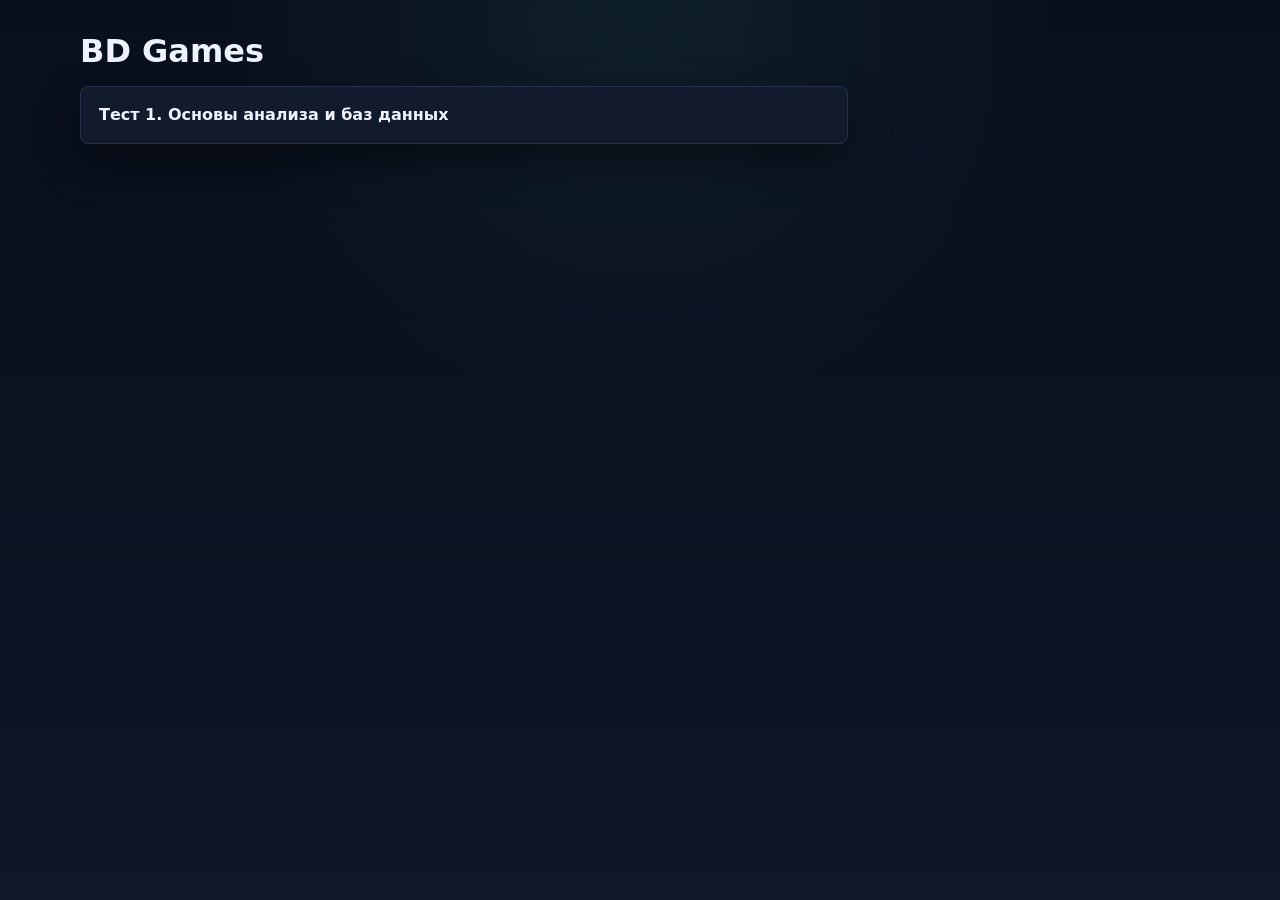
<file: index.html>
<!doctype html>
<html lang="ru">
<head>
  <meta charset="utf-8">
  <meta name="viewport" content="width=device-width, initial-scale=1">
  <title>BD Games</title>
  <meta name="description" content="Тесты по анализу и базам данных">
  <link rel="icon" href="assets/favicon.svg" type="image/svg+xml">
  <link rel="icon" href="assets/icon-192.png" type="image/png" sizes="192x192">
  <link rel="apple-touch-icon" href="assets/icon-192.png">
  <meta name="theme-color" content="#0f172a">
  <meta property="og:title" content="BD Games">
  <meta property="og:description" content="Тесты по анализу и базам данных">
  <meta property="og:type" content="website">
  <meta property="og:url" content="https://kostgame.github.io/BD-games/">
  <meta property="og:image" content="https://kostgame.github.io/BD-games/assets/og-image.png">
  <meta property="og:image:width" content="1200">
  <meta property="og:image:height" content="630">
  <meta property="og:image:alt" content="BD Games">
  <meta name="twitter:card" content="summary_large_image">
  <meta name="twitter:title" content="BD Games">
  <meta name="twitter:description" content="Тесты по анализу и базам данных">
  <meta name="twitter:image" content="https://kostgame.github.io/BD-games/assets/og-image.png">
  <link rel="stylesheet" href="styles.css">
</head>
<body>
  <div class="page page--home">
    <main class="site-shell home-shell">
      <header class="home-header">
        <h1>BD Games</h1>
      </header>

      <nav aria-label="Тесты">
        <ul class="home-tests">
          <li class="home-tests__item">
            <a class="home-tests__link" href="tests/db-basics.html">Тест 1. Основы анализа и баз данных</a>
          </li>
        </ul>
      </nav>
    </main>
  </div>
</body>
</html>
</file>
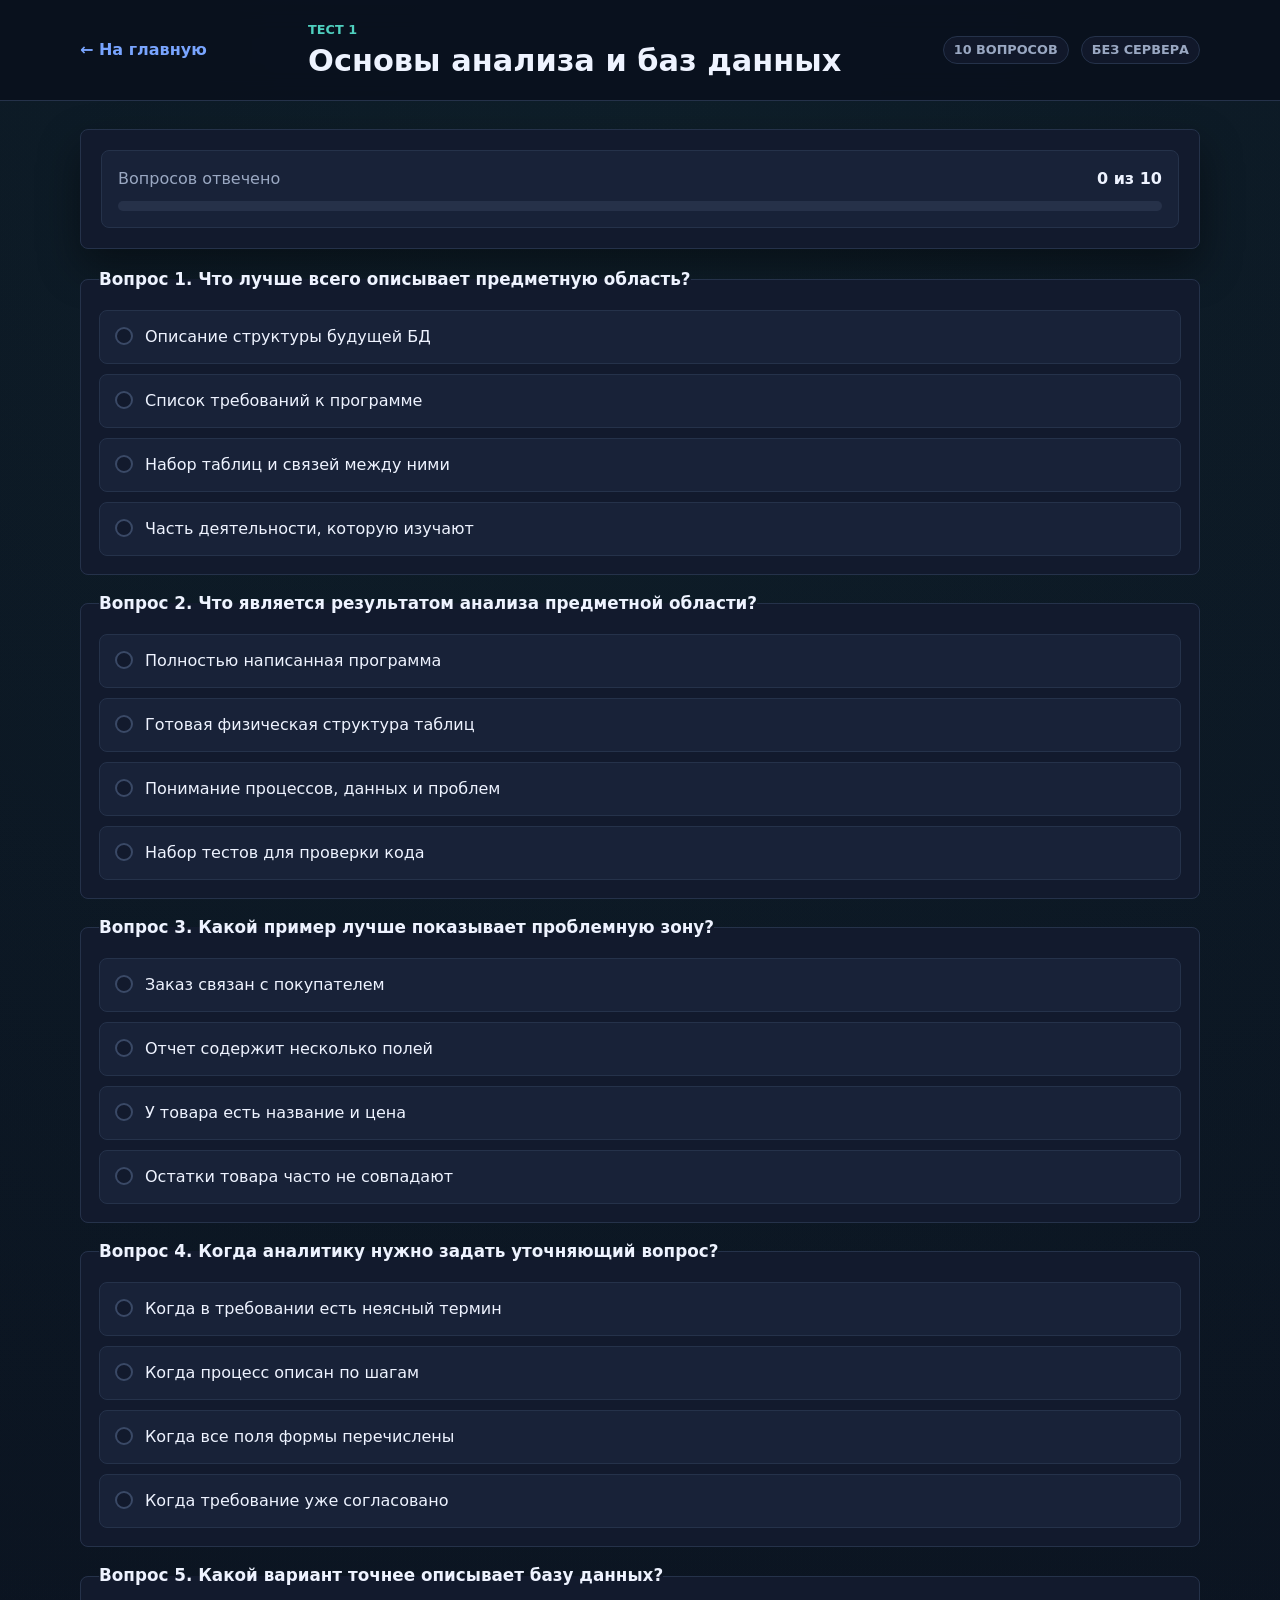
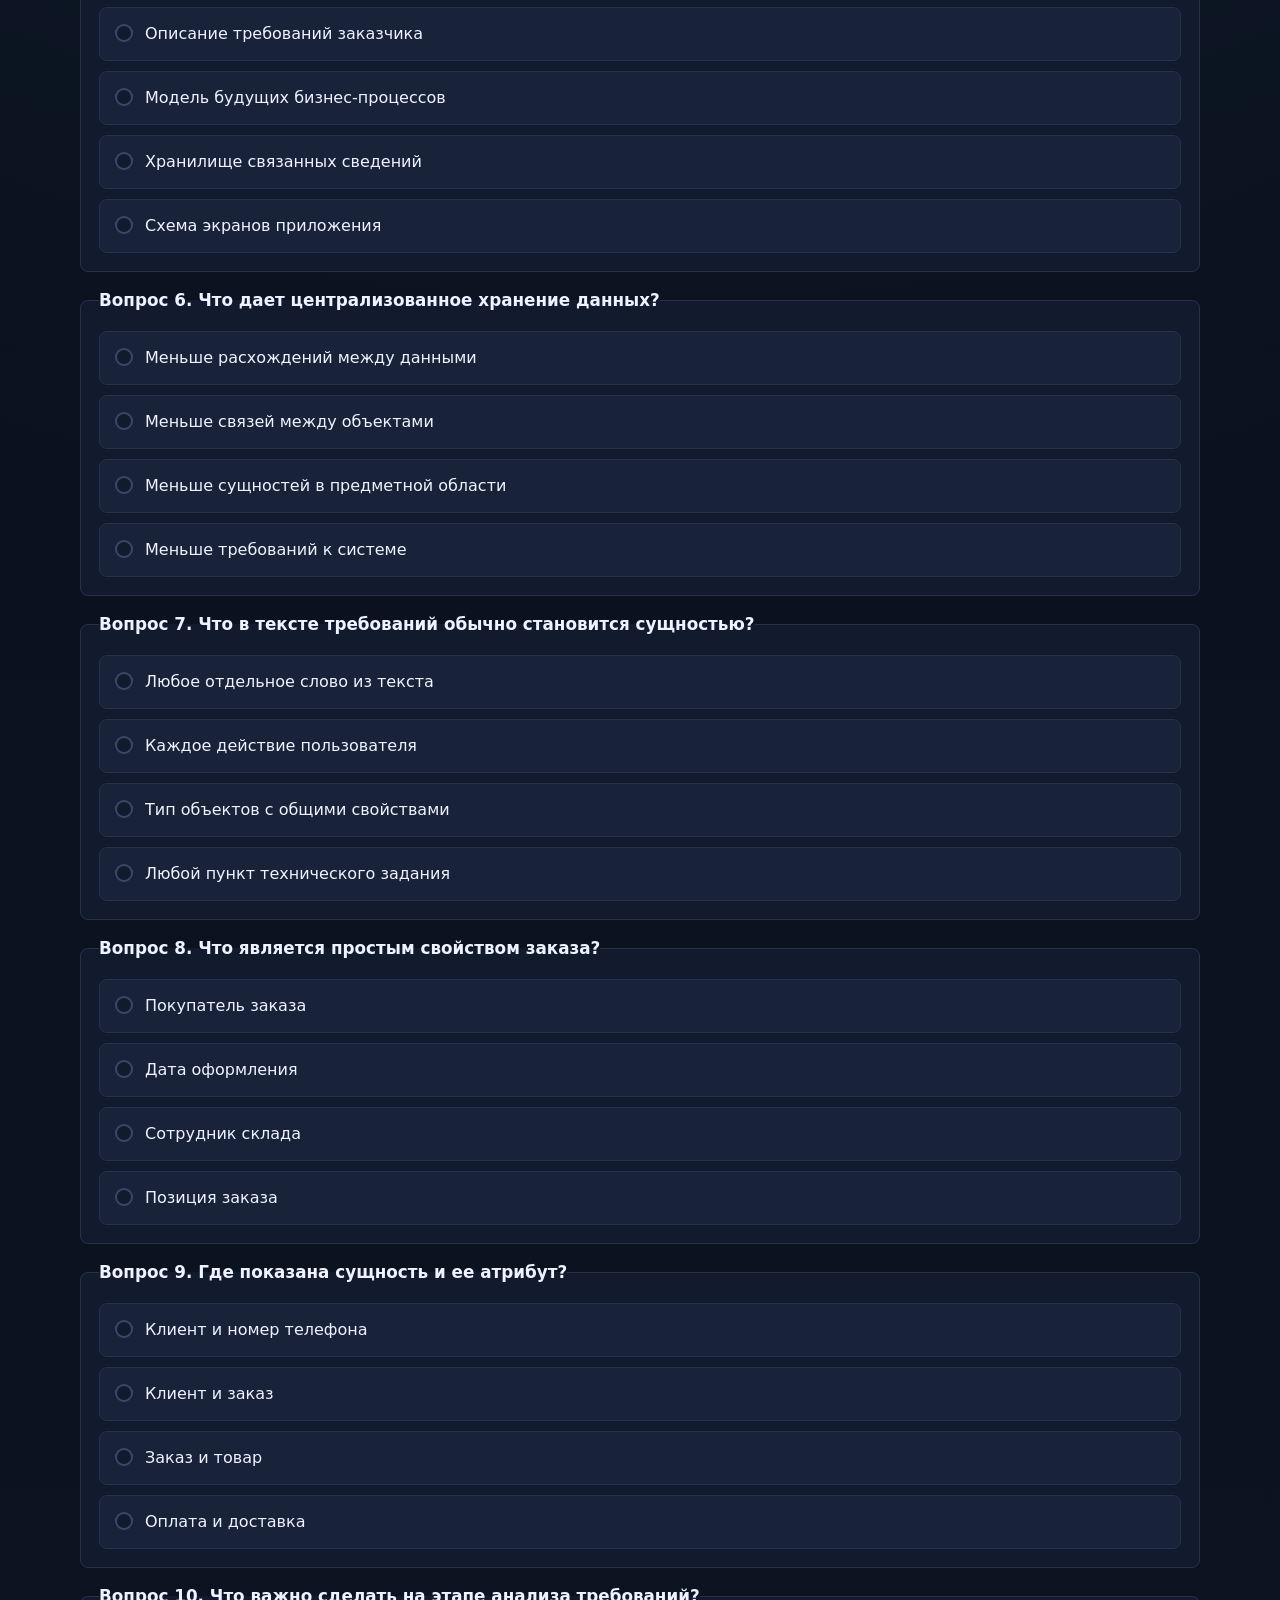
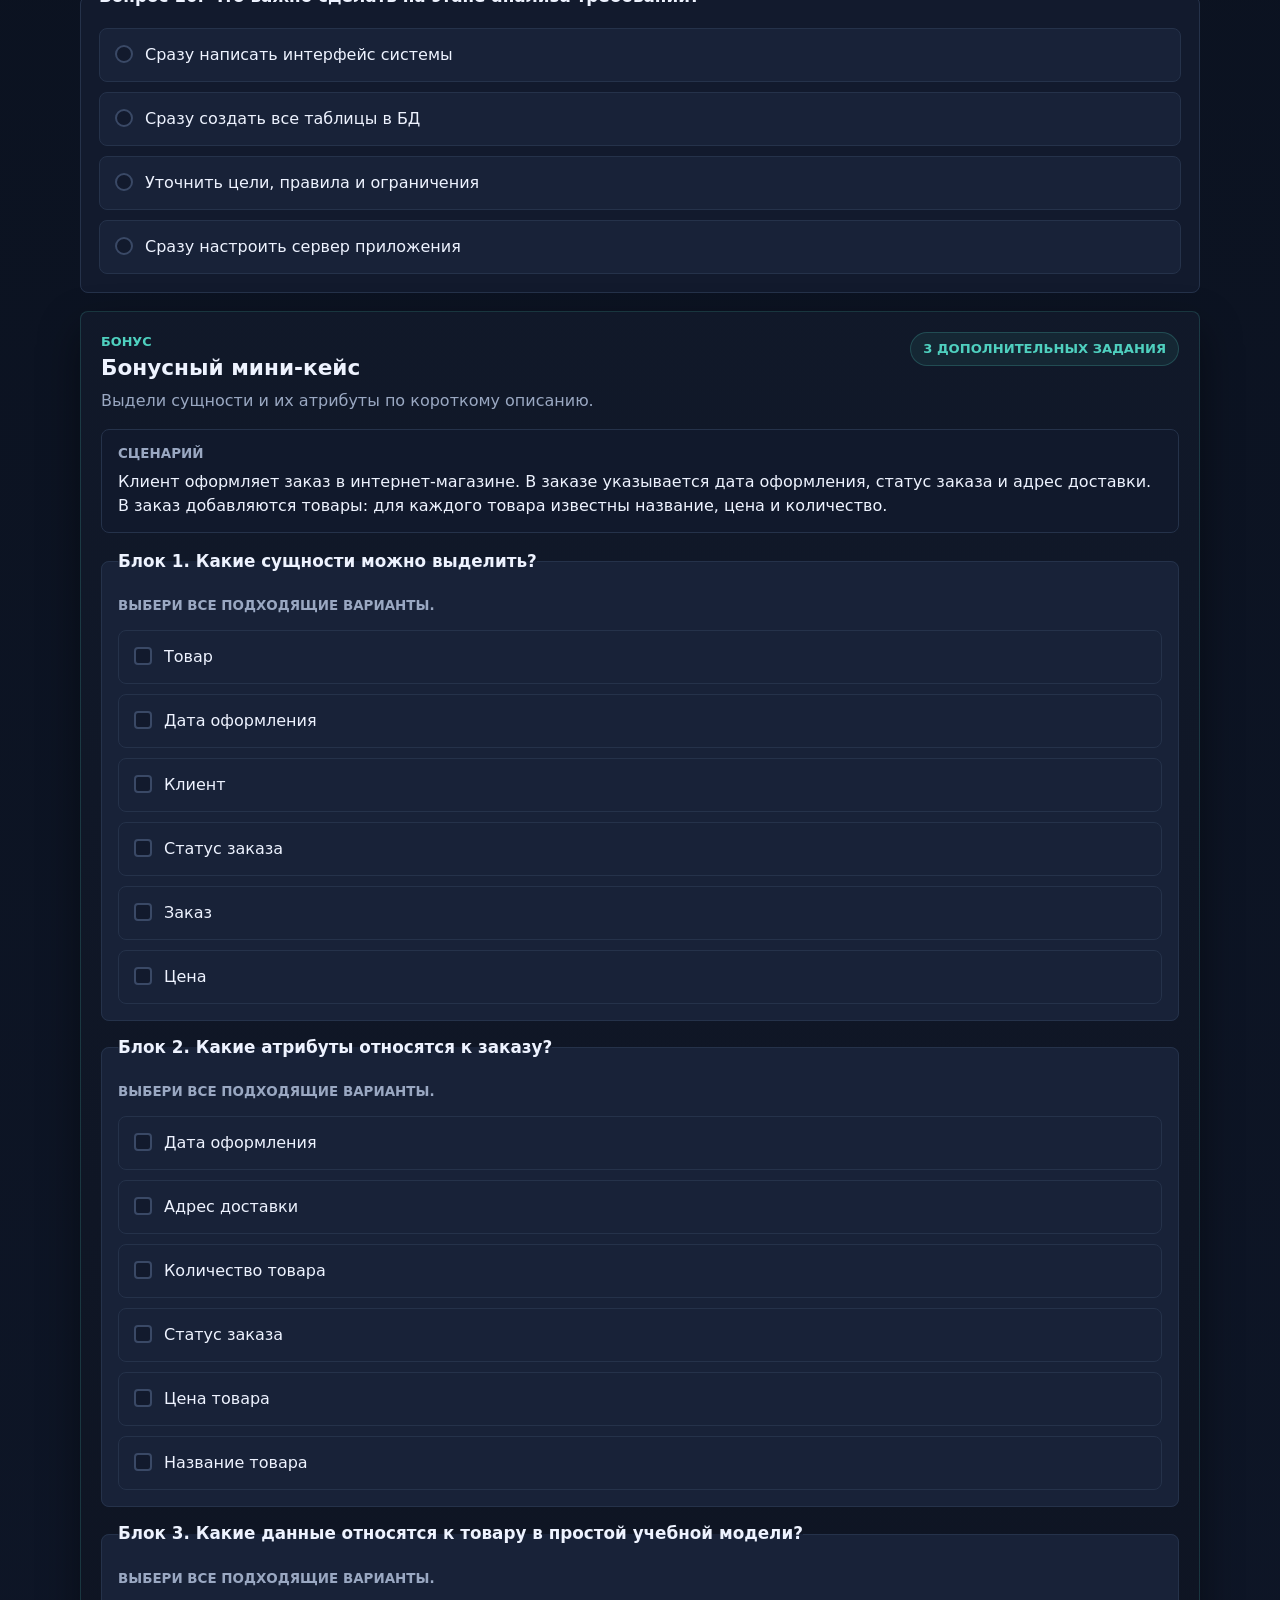
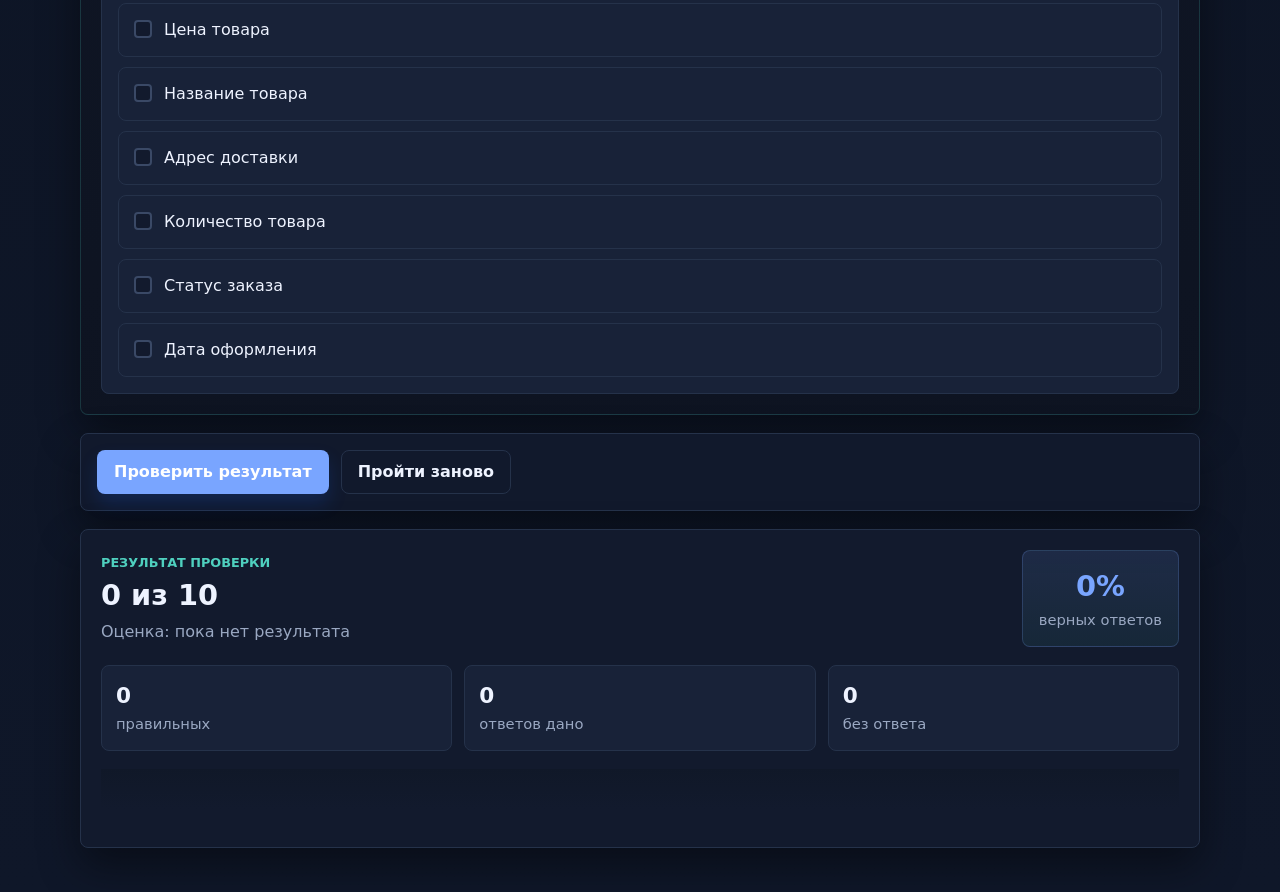
<file: tests/db-basics.html>
<!doctype html>
<html lang="ru">
<head>
  <meta charset="utf-8">
  <meta name="viewport" content="width=device-width, initial-scale=1">
  <meta name="description" content="Интерактивный тест BD Games">
  <title>Тест 1. Основы анализа и баз данных</title>
  <link rel="icon" href="../assets/favicon.svg" type="image/svg+xml">
  <link rel="icon" href="../assets/icon-192.png" type="image/png" sizes="192x192">
  <link rel="apple-touch-icon" href="../assets/icon-192.png">
  <meta name="theme-color" content="#0f172a">
  <meta property="og:title" content="Тест 1. Основы анализа и баз данных">
  <meta property="og:description" content="Интерактивный тест BD Games">
  <meta property="og:type" content="website">
  <meta property="og:url" content="https://kostgame.github.io/BD-games/tests/db-basics.html">
  <meta property="og:image" content="https://kostgame.github.io/BD-games/assets/og-image.png">
  <meta property="og:image:width" content="1200">
  <meta property="og:image:height" content="630">
  <meta property="og:image:alt" content="BD Games">
  <meta name="twitter:card" content="summary_large_image">
  <meta name="twitter:title" content="Тест 1. Основы анализа и баз данных">
  <meta name="twitter:description" content="Интерактивный тест BD Games">
  <meta name="twitter:image" content="https://kostgame.github.io/BD-games/assets/og-image.png">
  <link rel="stylesheet" href="../styles.css">
  <script src="./db-basics.js" defer></script>
</head>
<body>
  <div class="page">
    <header class="topbar">
      <div class="site-shell topbar__inner">
        <a class="text-link" href="../index.html">← На главную</a>
        <div class="topbar__brand">
          <p class="eyebrow">Тест 1</p>
          <h1>Основы анализа и баз данных</h1>
        </div>
        <div class="topbar__meta">
          <span class="badge">10 вопросов</span>
          <span class="badge">без сервера</span>
        </div>
      </div>
    </header>

    <main class="site-shell quiz-layout">
      <section class="panel quiz-intro">
        <div class="quiz-progress" aria-live="polite">
          <div class="quiz-progress__header">
            <span>Вопросов отвечено</span>
            <strong id="answered-count">0 из 10</strong>
          </div>
          <div class="progress-track" aria-hidden="true">
            <div class="progress-fill" id="progress-fill"></div>
          </div>
        </div>
      </section>

      <form id="quiz-form" class="quiz-form" novalidate>
        <div id="questions" class="question-list"></div>
        <section id="bonus-case" class="panel bonus-case" aria-labelledby="bonus-case-title"></section>

        <div class="quiz-actions">
          <button type="submit" class="button button--primary">Проверить результат</button>
          <button type="button" class="button button--ghost" id="reset-button">Пройти заново</button>
        </div>
      </form>

      <section id="result-panel" class="panel result-panel" hidden aria-live="polite">
        <div class="result-head">
          <div>
            <p class="eyebrow">Результат проверки</p>
            <h2 id="result-score">0 из 10</h2>
            <p id="result-grade">Оценка: пока нет результата</p>
          </div>
          <div class="score-chip">
            <strong id="result-percent">0%</strong>
            <span>верных ответов</span>
          </div>
        </div>

        <div class="result-stats">
          <div class="stat">
            <strong id="correct-count">0</strong>
            <span>правильных</span>
          </div>
          <div class="stat">
            <strong id="answered-summary">0</strong>
            <span>ответов дано</span>
          </div>
          <div class="stat">
            <strong id="missed-count">0</strong>
            <span>без ответа</span>
          </div>
        </div>

        <section id="bonus-result" class="bonus-result" aria-live="polite" aria-labelledby="bonus-result-title"></section>

        <div id="review-list" class="review-list"></div>
      </section>
    </main>
  </div>
</body>
</html>
</file>
<file: styles.css>
:root {
  color-scheme: dark;
  --bg: #0b1020;
  --bg-soft: #12192b;
  --surface: #121a2d;
  --surface-soft: #182238;
  --text: #eef3ff;
  --muted: #9aa8c2;
  --border: #25324a;
  --border-strong: #3a4966;
  --primary: #79a5ff;
  --primary-strong: #5f8ef8;
  --accent: #4fd0bf;
  --warm: #f0a468;
  --success: #7dd48f;
  --danger: #ff7c71;
  --shadow: 0 18px 42px rgba(0, 0, 0, 0.42);
  --radius: 8px;
}

* {
  box-sizing: border-box;
}

html {
  scroll-behavior: smooth;
}

body {
  margin: 0;
  font-family: system-ui, -apple-system, "Segoe UI", Roboto, Arial, sans-serif;
  line-height: 1.5;
  color: var(--text);
  background:
    radial-gradient(circle at top, rgba(79, 208, 191, 0.08), transparent 38%),
    linear-gradient(180deg, #09101d 0%, #0b1220 52%, #0f1729 100%);
}

img,
svg {
  max-width: 100%;
  display: block;
}

a {
  color: inherit;
  text-decoration: none;
}

code {
  font-family: ui-monospace, SFMono-Regular, Consolas, "Liberation Mono", monospace;
  font-size: 0.95em;
}

h1,
h2,
h3,
p,
ul {
  margin: 0;
}

fieldset {
  margin: 0;
  padding: 0;
  border: 0;
  min-inline-size: 0;
}

h1,
h2,
h3 {
  line-height: 1.2;
  overflow-wrap: anywhere;
}

.page {
  min-height: 100vh;
}

.site-shell {
  width: min(1120px, calc(100% - 32px));
  margin: 0 auto;
}

.home-shell {
  display: grid;
  align-content: start;
  gap: 16px;
  padding: 32px 0 44px;
}

.home-header h1 {
  font-size: clamp(2rem, 2.2vw, 2.8rem);
}

.home-tests {
  list-style: none;
  margin: 0;
  padding: 0;
  display: grid;
  gap: 12px;
  max-width: 48rem;
}

.home-tests__item {
  margin: 0;
}

.home-tests__link {
  display: block;
  padding: 16px 18px;
  min-height: 56px;
  border: 1px solid var(--border);
  border-radius: var(--radius);
  background: var(--surface);
  color: var(--text);
  font-weight: 700;
  box-shadow: var(--shadow);
}

.home-tests__link:hover {
  border-color: var(--border-strong);
  background: var(--surface-soft);
  color: var(--primary);
}

.topbar {
  border-bottom: 1px solid var(--border);
  background: rgba(10, 16, 29, 0.88);
  backdrop-filter: blur(14px);
}

.topbar__inner {
  display: flex;
  align-items: center;
  justify-content: space-between;
  gap: 16px;
  padding: 20px 0;
}

.topbar__brand {
  min-width: 0;
}

.topbar__meta {
  display: flex;
  align-items: center;
  justify-content: flex-end;
  gap: 12px;
  flex-wrap: wrap;
}

.topbar h1 {
  font-size: clamp(1.9rem, 2vw, 2.4rem);
  margin-top: 4px;
}

.hero-band {
  padding: 28px 0 12px;
}

.hero-grid {
  display: grid;
  grid-template-columns: minmax(0, 1.25fr) minmax(280px, 0.75fr);
  gap: 20px;
  align-items: stretch;
}

.hero-copy {
  padding: 24px 0;
}

.eyebrow {
  font-size: 0.8rem;
  font-weight: 700;
  letter-spacing: 0;
  text-transform: uppercase;
  color: var(--accent);
}

.lead {
  margin-top: 14px;
  font-size: clamp(1.15rem, 1.2rem, 1.2rem);
  max-width: 58ch;
}

.body-copy {
  margin-top: 12px;
  color: var(--muted);
  max-width: 64ch;
}

.hero-actions {
  display: flex;
  flex-wrap: wrap;
  gap: 12px;
  align-items: center;
  margin-top: 20px;
}

.meta-chip {
  display: inline-flex;
  align-items: center;
  min-height: 40px;
  padding: 0 14px;
  border: 1px solid var(--border);
  border-radius: 999px;
  background: rgba(18, 26, 45, 0.9);
  color: var(--muted);
  font-size: 0.95rem;
}

.panel {
  background: var(--surface);
  border: 1px solid var(--border);
  border-radius: var(--radius);
  box-shadow: var(--shadow);
}

.hero-panel {
  padding: 24px;
  align-self: center;
}

.hero-panel h2 {
  font-size: 1.2rem;
}

.feature-list {
  margin-top: 12px;
  padding-left: 20px;
  color: var(--muted);
}

.feature-list li + li {
  margin-top: 8px;
}

.content-section {
  padding: 28px 0 12px;
}

.content-section--muted {
  margin-top: 18px;
  padding: 28px 0 44px;
  background: rgba(9, 16, 29, 0.4);
  border-top: 1px solid var(--border);
}

.section-header {
  display: grid;
  gap: 8px;
  margin-bottom: 16px;
}

.section-header h2 {
  font-size: 1.45rem;
}

.section-header p {
  color: var(--muted);
  max-width: 72ch;
}

.test-grid {
  display: grid;
  grid-template-columns: repeat(3, minmax(0, 1fr));
  gap: 16px;
}

.test-card,
.note-panel,
.question-card,
.review-item {
  border: 1px solid var(--border);
  border-radius: var(--radius);
  background: var(--surface);
}

.test-card {
  padding: 18px;
  min-height: 180px;
  display: grid;
  gap: 14px;
}

.test-card--featured {
  border-color: rgba(21, 94, 239, 0.24);
  box-shadow: 0 16px 34px rgba(21, 94, 239, 0.08);
}

.test-card--placeholder {
  background: linear-gradient(180deg, #131b2d 0%, #10182a 100%);
  border-style: dashed;
}

.test-card__header,
.test-card__footer {
  display: flex;
  align-items: center;
  justify-content: space-between;
  gap: 12px;
}

.test-card h3 {
  font-size: 1.1rem;
}

.test-card p {
  color: var(--muted);
}

.test-card__footer {
  align-self: end;
  color: var(--muted);
  font-size: 0.95rem;
}

.text-link {
  color: var(--primary);
  font-weight: 600;
}

.text-link:hover {
  color: var(--primary-strong);
}

.badge {
  display: inline-flex;
  align-items: center;
  min-height: 28px;
  padding: 0 10px;
  border-radius: 999px;
  border: 1px solid var(--border);
  background: rgba(18, 26, 45, 0.9);
  color: var(--muted);
  font-size: 0.8rem;
  font-weight: 700;
  text-transform: uppercase;
}

.badge--primary {
  border-color: rgba(121, 165, 255, 0.3);
  color: var(--primary);
  background: rgba(121, 165, 255, 0.12);
}

.note-grid {
  display: grid;
  grid-template-columns: repeat(2, minmax(0, 1fr));
  gap: 16px;
}

.note-panel {
  padding: 18px;
}

.note-panel h3 {
  font-size: 1.05rem;
}

.note-panel p {
  margin-top: 10px;
  color: var(--muted);
}

.button {
  display: inline-flex;
  align-items: center;
  justify-content: center;
  min-height: 44px;
  padding: 0 16px;
  border: 1px solid transparent;
  border-radius: var(--radius);
  font: inherit;
  font-weight: 700;
  text-align: center;
  cursor: pointer;
  transition: background-color 140ms ease, border-color 140ms ease, color 140ms ease, box-shadow 140ms ease;
}

.button:focus-visible,
.text-link:focus-visible,
.option input:focus-visible + .option-card,
.quiz-actions button:focus-visible,
.home-tests__link:focus-visible {
  outline: 3px solid rgba(121, 165, 255, 0.36);
  outline-offset: 2px;
}

.button--primary {
  color: #fff;
  background: var(--primary);
  box-shadow: 0 10px 18px rgba(21, 94, 239, 0.18);
}

.button--primary:hover {
  background: var(--primary-strong);
}

.button--ghost {
  color: var(--text);
  background: rgba(18, 26, 45, 0.92);
  border-color: var(--border);
}

.button--ghost:hover {
  background: var(--surface-soft);
  border-color: var(--border-strong);
}

.quiz-layout {
  display: grid;
  gap: 18px;
  padding: 28px 0 44px;
}

.quiz-intro {
  padding: 20px;
  display: grid;
  gap: 18px;
  grid-template-columns: minmax(0, 1fr);
  align-items: center;
}

.quiz-progress {
  display: grid;
  gap: 10px;
  padding: 16px;
  border-radius: var(--radius);
  background: var(--surface-soft);
  border: 1px solid var(--border);
}

.quiz-progress__header {
  display: flex;
  align-items: baseline;
  justify-content: space-between;
  gap: 12px;
  color: var(--muted);
}

.quiz-progress__header strong {
  color: var(--text);
}

.progress-track {
  height: 10px;
  border-radius: 999px;
  background: #263149;
  overflow: hidden;
}

.progress-fill {
  height: 100%;
  width: 0%;
  border-radius: inherit;
  background: linear-gradient(90deg, var(--primary) 0%, var(--accent) 100%);
  transition: width 160ms ease;
}

.quiz-form {
  display: grid;
  gap: 18px;
}

.question-list {
  display: grid;
  gap: 16px;
}

.question-card {
  padding: 18px;
  display: grid;
  gap: 14px;
}

.question-card legend {
  padding: 0;
  font-size: 1.05rem;
  font-weight: 700;
  color: var(--text);
  overflow-wrap: anywhere;
}

.option-list {
  display: grid;
  gap: 10px;
}

.option {
  position: relative;
  display: block;
}

.option input {
  position: absolute;
  inline-size: 1px;
  block-size: 1px;
  opacity: 0;
  pointer-events: none;
}

.option-card {
  display: grid;
  grid-template-columns: 18px minmax(0, 1fr);
  gap: 12px;
  align-items: start;
  padding: 14px 14px 14px 15px;
  border: 1px solid var(--border);
  border-radius: var(--radius);
  background: var(--surface-soft);
  cursor: pointer;
  transition: border-color 140ms ease, background-color 140ms ease, box-shadow 140ms ease;
}

.option-card:hover {
  border-color: var(--border-strong);
}

.option-marker {
  width: 18px;
  height: 18px;
  border-radius: 50%;
  border: 2px solid var(--border-strong);
  margin-top: 2px;
  position: relative;
  background: var(--surface);
}

.option input:checked + .option-card {
  border-color: rgba(21, 94, 239, 0.5);
  background: rgba(21, 94, 239, 0.06);
  box-shadow: inset 0 0 0 1px rgba(21, 94, 239, 0.08);
}

.option input:checked + .option-card .option-marker {
  border-color: var(--primary);
}

.option input:checked + .option-card .option-marker::after {
  content: "";
  position: absolute;
  inset: 3px;
  border-radius: 50%;
  background: var(--primary);
}

.option-text {
  color: var(--text);
}

.quiz-actions {
  display: flex;
  flex-wrap: wrap;
  gap: 12px;
  padding: 16px;
  border: 1px solid var(--border);
  border-radius: var(--radius);
  background: rgba(18, 26, 45, 0.94);
  box-shadow: var(--shadow);
}

.bonus-case {
  display: grid;
  gap: 16px;
  padding: 20px;
  border-color: rgba(79, 208, 191, 0.18);
  background: linear-gradient(180deg, rgba(17, 25, 42, 0.98), rgba(14, 20, 34, 0.98));
}

.bonus-case__head {
  display: grid;
  grid-template-columns: minmax(0, 1fr) auto;
  gap: 14px;
  align-items: start;
}

.bonus-case__head h2 {
  margin-top: 4px;
  font-size: 1.35rem;
}

.bonus-case__description {
  margin-top: 8px;
  color: var(--muted);
}

.bonus-case__summary {
  display: inline-flex;
  align-items: center;
  min-height: 34px;
  padding: 0 12px;
  border-radius: 999px;
  border: 1px solid rgba(79, 208, 191, 0.22);
  background: rgba(79, 208, 191, 0.08);
  color: var(--accent);
  font-size: 0.82rem;
  font-weight: 800;
  text-transform: uppercase;
  white-space: nowrap;
}

.bonus-case__scenario {
  display: grid;
  gap: 6px;
  padding: 14px 16px;
  border: 1px solid var(--border);
  border-radius: var(--radius);
  background: rgba(18, 26, 45, 0.92);
}

.bonus-case__scenario span,
.bonus-block__hint,
.bonus-answer-group span,
.bonus-result__explanation span {
  color: var(--muted);
  font-size: 0.84rem;
  text-transform: uppercase;
  font-weight: 700;
  letter-spacing: 0;
}

.bonus-case__scenario p {
  color: var(--text);
}

.bonus-case__blocks {
  display: grid;
  gap: 14px;
}

.bonus-block {
  padding: 16px;
  background: var(--surface-soft);
}

.bonus-block__hint {
  margin-top: 6px;
}

.option-list--checkbox .option-card--checkbox .option-marker {
  border-radius: 4px;
}

.option input[type="checkbox"]:checked + .option-card--checkbox {
  border-color: rgba(79, 208, 191, 0.5);
  background: rgba(79, 208, 191, 0.08);
  box-shadow: inset 0 0 0 1px rgba(79, 208, 191, 0.08);
}

.option input[type="checkbox"]:checked + .option-card--checkbox .option-marker {
  border-color: var(--accent);
}

.option input[type="checkbox"]:checked + .option-card--checkbox .option-marker::after {
  content: "";
  position: absolute;
  inset: 3px;
  border-radius: 2px;
  background: var(--accent);
}

.bonus-result {
  display: grid;
  gap: 16px;
  padding: 20px;
  border-color: rgba(79, 208, 191, 0.2);
  background: linear-gradient(180deg, rgba(16, 24, 40, 0.98), rgba(18, 26, 45, 0.98));
}

.bonus-result__head {
  display: grid;
  grid-template-columns: minmax(0, 1fr) auto;
  gap: 14px;
  align-items: center;
}

.bonus-result__head h3 {
  margin-top: 4px;
  font-size: 1.2rem;
}

.bonus-result__summary {
  margin-top: 8px;
  color: var(--muted);
}

.bonus-score {
  min-width: 138px;
  padding: 14px 16px;
  border-radius: var(--radius);
  background: linear-gradient(180deg, rgba(79, 208, 191, 0.12), rgba(79, 208, 191, 0.06));
  border: 1px solid rgba(79, 208, 191, 0.2);
  text-align: center;
}

.bonus-score strong {
  display: block;
  font-size: 1.6rem;
  color: var(--accent);
}

.bonus-score span {
  color: var(--muted);
  font-size: 0.92rem;
}

.bonus-result__stats {
  display: grid;
  grid-template-columns: repeat(3, minmax(0, 1fr));
  gap: 12px;
}

.bonus-review-list {
  display: grid;
  gap: 12px;
}

.bonus-review-item {
  padding: 16px;
  display: grid;
  gap: 12px;
  border: 1px solid var(--border);
  border-radius: var(--radius);
  background: var(--surface-soft);
  border-left-width: 4px;
}

.bonus-review-item--correct {
  border-left-color: rgba(22, 101, 52, 0.8);
}

.bonus-review-item--wrong {
  border-left-color: rgba(180, 35, 24, 0.8);
}

.bonus-review-item h4 {
  margin-top: 4px;
  font-size: 1.02rem;
  line-height: 1.2;
  overflow-wrap: anywhere;
}

.bonus-answer-group {
  display: grid;
  gap: 6px;
}

.bonus-answer-chips {
  display: flex;
  flex-wrap: wrap;
  gap: 8px;
}

.bonus-chip {
  display: inline-flex;
  align-items: center;
  min-height: 28px;
  padding: 0 10px;
  border-radius: 999px;
  border: 1px solid var(--border);
  background: rgba(18, 26, 45, 0.92);
  color: var(--text);
  font-size: 0.8rem;
  font-weight: 700;
}

.bonus-chip--correct {
  border-color: rgba(125, 212, 143, 0.28);
  color: var(--success);
  background: rgba(22, 101, 52, 0.12);
}

.bonus-chip--muted {
  color: var(--muted);
}

.bonus-result__explanation {
  display: grid;
  gap: 4px;
  padding-top: 2px;
}

.bonus-result__explanation p {
  color: var(--text);
}

.result-panel {
  padding: 20px;
  display: grid;
  gap: 18px;
}

.result-panel.is-visible {
  display: grid;
}

.result-head {
  display: grid;
  gap: 16px;
  grid-template-columns: minmax(0, 1fr) auto;
  align-items: center;
}

.result-head h2 {
  margin-top: 6px;
  font-size: clamp(1.8rem, 2vw, 2.3rem);
}

.result-head p:last-child {
  margin-top: 8px;
  color: var(--muted);
}

.score-chip {
  min-width: 128px;
  padding: 14px 16px;
  border-radius: var(--radius);
  background: linear-gradient(180deg, rgba(121, 165, 255, 0.12), rgba(79, 208, 191, 0.08));
  border: 1px solid rgba(121, 165, 255, 0.2);
  text-align: center;
}

.score-chip strong {
  display: block;
  font-size: 1.8rem;
  color: var(--primary);
}

.score-chip span {
  color: var(--muted);
  font-size: 0.92rem;
}

.result-stats {
  display: grid;
  grid-template-columns: repeat(3, minmax(0, 1fr));
  gap: 12px;
}

.stat {
  padding: 14px;
  border: 1px solid var(--border);
  border-radius: var(--radius);
  background: var(--surface-soft);
}

.stat strong {
  display: block;
  font-size: 1.35rem;
}

.stat span {
  color: var(--muted);
  font-size: 0.92rem;
}

.review-list {
  display: grid;
  gap: 12px;
}

.review-item {
  padding: 16px;
  display: grid;
  gap: 12px;
  border-left-width: 4px;
}

.review-item--correct {
  border-left-color: rgba(22, 101, 52, 0.8);
}

.review-item--wrong {
  border-left-color: rgba(180, 35, 24, 0.8);
}

.review-head {
  display: flex;
  align-items: flex-start;
  justify-content: space-between;
  gap: 12px;
}

.review-kicker {
  font-size: 0.82rem;
  color: var(--muted);
  text-transform: uppercase;
  font-weight: 700;
}

.review-head h3 {
  margin-top: 4px;
  font-size: 1.02rem;
}

.review-status {
  flex: 0 0 auto;
  display: inline-flex;
  align-items: center;
  min-height: 30px;
  padding: 0 10px;
  border-radius: 999px;
  font-size: 0.8rem;
  font-weight: 800;
  text-transform: uppercase;
  letter-spacing: 0;
}

.review-status--correct {
  background: rgba(22, 101, 52, 0.12);
  color: var(--success);
}

.review-status--wrong {
  background: rgba(180, 35, 24, 0.12);
  color: var(--danger);
}

.review-status--blank {
  background: rgba(194, 65, 12, 0.12);
  color: var(--warm);
}

.review-answer {
  display: grid;
  gap: 4px;
}

.review-answer span {
  color: var(--muted);
  font-size: 0.84rem;
  text-transform: uppercase;
  font-weight: 700;
}

.review-answer strong {
  font-weight: 600;
}

.review-answer--correct strong {
  color: var(--success);
}

.review-explanation {
  display: grid;
  gap: 4px;
  padding-top: 2px;
}

.review-explanation span {
  color: var(--muted);
  font-size: 0.84rem;
  text-transform: uppercase;
  font-weight: 700;
}

.review-explanation p {
  color: var(--text);
}

@media (max-width: 960px) {
  .hero-grid,
  .quiz-intro {
    grid-template-columns: 1fr;
  }

  .bonus-case__head,
  .bonus-result__head {
    grid-template-columns: 1fr;
  }

  .test-grid,
  .result-stats,
  .bonus-result__stats {
    grid-template-columns: 1fr;
  }

  .note-grid {
    grid-template-columns: 1fr;
  }
}

@media (max-width: 640px) {
  .site-shell {
    width: min(100% - 24px, 1120px);
  }

  .topbar__inner {
    flex-direction: column;
    align-items: flex-start;
  }

  .hero-band,
  .content-section,
  .quiz-layout {
    padding-top: 22px;
  }

  .button,
  .hero-actions .meta-chip {
    width: 100%;
  }

  .hero-actions,
  .quiz-actions {
    flex-direction: column;
    align-items: stretch;
  }

  .bonus-case__summary,
  .bonus-score {
    width: 100%;
  }

  .quiz-progress__header,
  .test-card__header,
  .test-card__footer,
  .review-head,
  .result-head {
    grid-template-columns: 1fr;
    flex-direction: column;
    align-items: flex-start;
  }

  .review-status,
  .score-chip {
    width: 100%;
  }
}
</file>
